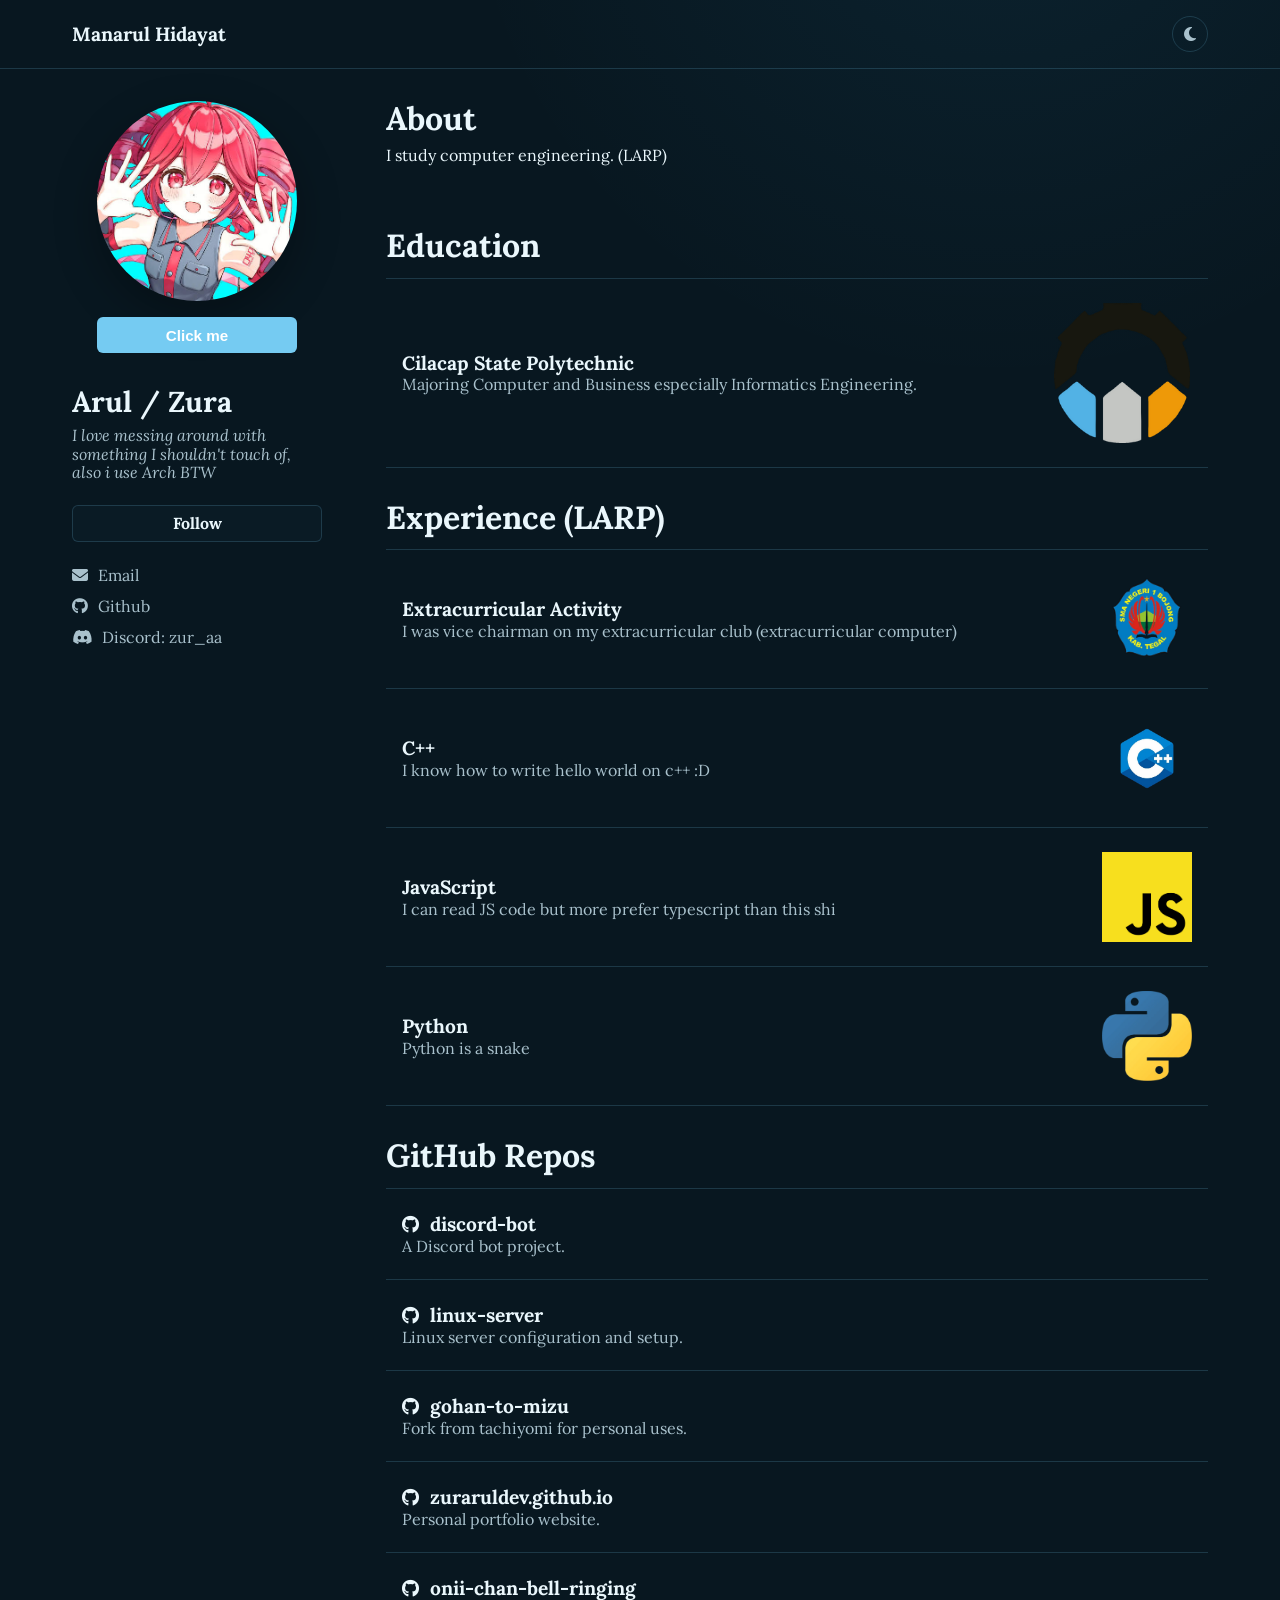
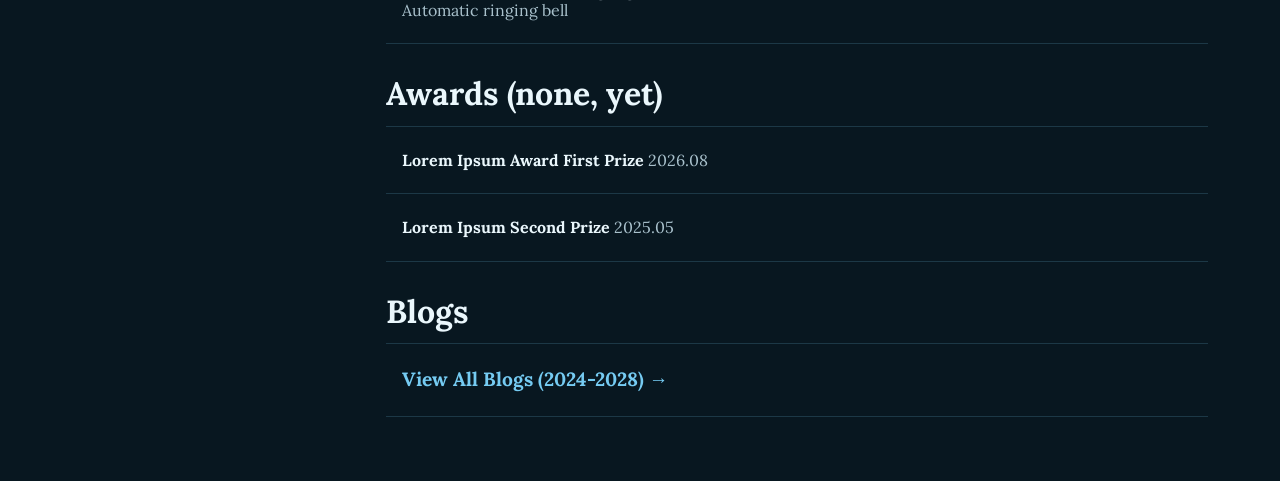
<file: index.html>
<!DOCTYPE html>
<html lang="en" data-theme="dark">
<head>
    <meta charset="UTF-8">
    <meta name="viewport" content="width=device-width, initial-scale=1.0">
    <title>Arul Zura</title>
    <link rel="preconnect" href="https://fonts.googleapis.com">
    <link rel="preconnect" href="https://fonts.gstatic.com" crossorigin>
    <link href="https://fonts.googleapis.com/css2?family=Lora:ital,wght@0,400;0,500;0,600;0,700;1,400&display=swap" rel="stylesheet">
    <link rel="stylesheet" href="style.css?v=3">
    <!-- FontAwesome for icons -->
    <link rel="stylesheet" href="https://cdnjs.cloudflare.com/ajax/libs/font-awesome/6.4.0/css/all.min.css">
</head>
<body>
    <header class="top-nav">
        <div class="top-nav-content">
            <a href="/" class="nav-name">Manarul Hidayat</a>
            <button id="theme-toggle-btn" class="theme-toggle-btn" aria-label="Toggle theme">
                <i class="fa-solid fa-moon"></i>
            </button>
        </div>
    </header>

    <div class="container">
        <!-- Sidebar -->
        <aside class="sidebar">
            <div class="profile-container">
                <div class="gif-container" id="gifContainer"></div>
                <img src="images/profile_teto.jpg" alt="Portrait of Arul / Zura" class="avatar">
                <button class="click-me-btn" id="clickMeBtn">Click me</button>
            </div>
            <h1>Arul / Zura</h1>
            <p class="tagline">I love messing around with something I shouldn't touch of, also i use Arch BTW</p>
            
            <a href="https://www.instagram.com/manrlhdytt/" target="_blank" class="follow-btn">Follow</a>
            
            <ul class="social-links">
                <li><a href="mailto:manarulhdyt671@gmail.com"><i class="fa-solid fa-envelope"></i> Email</a></li>
                <li><a href="https://github.com/zuraruldev" target="_blank"><i class="fa-brands fa-github"></i> Github</a></li>
                <li><a href="#"><i class="fa-brands fa-discord"></i> Discord: zur_aa</a></li>
            </ul>
        </aside>

        <!-- Main Content -->
        <main class="content">
            <section id="about">
                <h2>About</h2>
                <p>I study computer engineering. (LARP)</p>
            </section>
            
            <section id="education">
                <h2>Education</h2>
                <a href="https://pnc.ac.id/tentang-kami-2/" target="_blank" class="item-link">
                    <div class="item">
                        <div class="item-text">
                            <h3>Cilacap State Polytechnic</h3>
                            <p>Majoring Computer and Business especially Informatics Engineering.</p>
                        </div>
                        <img src="images/cilacap_state_polytechnic.png" alt="Cilacap State Polytechnic" class="item-logo" id="poly-logo">
                    </div>
                </a>
            </section>
            
            <section id="experience">
                <h2>Experience (LARP)</h2>
                
                <div class="item-link">
                    <div class="item">
                        <div class="item-text">
                            <h3>Extracurricular Activity</h3>
                            <p>I was vice chairman on my extracurricular club (extracurricular computer)</p>
                        </div>
                        <img src="images/sman1bojong.png" alt="SMAN 1 Bojong" class="item-logo">
                    </div>
                </div>
                
                <div class="item-link">
                    <div class="item">
                        <div class="item-text">
                            <h3>C++</h3>
                            <p>I know how to write hello world on c++ :D</p>
                        </div>
                        <img src="images/cpp.png" alt="C++" class="item-logo">
                    </div>
                </div>
                
                <div class="item-link">
                    <div class="item">
                        <div class="item-text">
                            <h3>JavaScript</h3>
                            <p>I can read JS code but more prefer typescript than this shi</p>
                        </div>
                        <img src="images/javascript.png" alt="JavaScript" class="item-logo">
                    </div>
                </div>
                
                <div class="item-link">
                    <div class="item">
                        <div class="item-text">
                            <h3>Python</h3>
                            <p>Python is a snake</p>
                        </div>
                        <img src="images/pythonpng.png" alt="Python" class="item-logo">
                    </div>
                </div>
            </section>
            
            <section id="repos">
                <h2>GitHub Repos</h2>
                <a href="https://github.com/zuraruldev/discord-bot" target="_blank" class="item-link">
                    <div class="item">
                        <div class="item-text">
                            <h3><i class="fa-brands fa-github"></i> discord-bot</h3>
                            <p>A Discord bot project.</p>
                        </div>
                    </div>
                </a>
                <a href="https://github.com/zuraruldev/linux-server" target="_blank" class="item-link">
                    <div class="item">
                        <div class="item-text">
                            <h3><i class="fa-brands fa-github"></i> linux-server</h3>
                            <p>Linux server configuration and setup.</p>
                        </div>
                    </div>
                </a>
                <a href="https://github.com/zuraruldev/gohan-to-mizu" target="_blank" class="item-link">
                    <div class="item">
                        <div class="item-text">
                            <h3><i class="fa-brands fa-github"></i> gohan-to-mizu</h3>
                            <p>Fork from tachiyomi for personal uses.</p>
                        </div>
                    </div>
                </a>
                <a href="https://github.com/zuraruldev/zuraruldev.github.io" target="_blank" class="item-link">
                    <div class="item">
                        <div class="item-text">
                            <h3><i class="fa-brands fa-github"></i> zuraruldev.github.io</h3>
                            <p>Personal portfolio website.</p>
                        </div>
                    </div>
                </a>
                <a href="https://github.com/zuraruldev/onii-chan-bell-ringing" target="_blank" class="item-link">
                    <div class="item">
                        <div class="item-text">
                            <h3><i class="fa-brands fa-github"></i> onii-chan-bell-ringing</h3>
                            <p>Automatic ringing bell</p>
                        </div>
                    </div>
                </a>
            </section>
            
            <section id="awards">
                <h2>Awards (none, yet)</h2>
                <div class="item">
                    <div class="item-text">
                        <p><strong>Lorem Ipsum Award First Prize</strong> 2026.08</p>
                    </div>
                </div>
                <div class="item">
                    <div class="item-text">
                        <p><strong>Lorem Ipsum Second Prize</strong> 2025.05</p>
                    </div>
                </div>
            </section>

            <section id="blogs">
                <h2>Blogs</h2>
                <div class="item">
                    <div class="item-text">
                        <h3><a href="Blogs/index.html">View All Blogs (2024-2028) →</a></h3>
                    </div>
                </div>
            </section>
        </main>
    </div>
    
    <script src="script.js"></script>
</body>
</html>
</file>
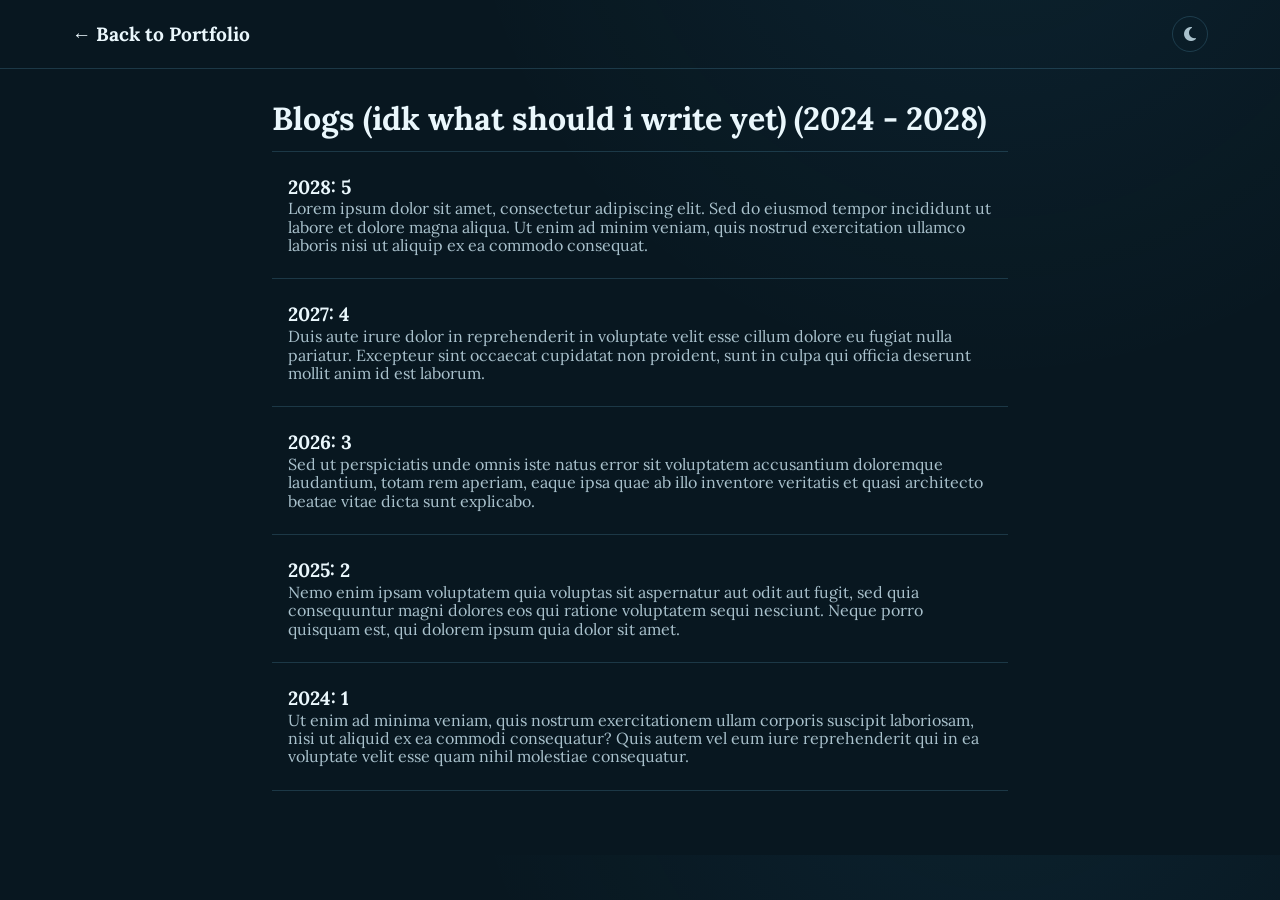
<file: Blogs/index.html>
<!DOCTYPE html>
<html lang="en" data-theme="dark">
<head>
    <meta charset="UTF-8">
    <meta name="viewport" content="width=device-width, initial-scale=1.0">
    <title>Blogs - Arul / Zura</title>
    <link rel="preconnect" href="https://fonts.googleapis.com">
    <link rel="preconnect" href="https://fonts.gstatic.com" crossorigin>
    <link href="https://fonts.googleapis.com/css2?family=Lora:ital,wght@0,400;0,500;0,600;0,700;1,400&display=swap" rel="stylesheet">
    <link rel="stylesheet" href="../style.css?v=3">
    <link rel="stylesheet" href="https://cdnjs.cloudflare.com/ajax/libs/font-awesome/6.4.0/css/all.min.css">
</head>
<body>
    <header class="top-nav">
        <div class="top-nav-content">
            <a href="../index.html" class="nav-name">← Back to Portfolio</a>
            <button id="theme-toggle-btn" class="theme-toggle-btn" aria-label="Toggle theme">
                <i class="fa-solid fa-moon"></i>
            </button>
        </div>
    </header>

    <div class="container" style="max-width: 800px;">
        <main class="content">
            <section id="blogs">
                <h2>Blogs (idk what should i write yet) (2024 - 2028)</h2>
                
                <div class="item">
                    <div class="item-text">
                        <h3>2028: 5</h3>
                        <p>Lorem ipsum dolor sit amet, consectetur adipiscing elit. Sed do eiusmod tempor incididunt ut labore et dolore magna aliqua. Ut enim ad minim veniam, quis nostrud exercitation ullamco laboris nisi ut aliquip ex ea commodo consequat.</p>
                    </div>
                </div>

                <hr>
                
                <div class="item">
                    <div class="item-text">
                        <h3>2027: 4</h3>
                        <p>Duis aute irure dolor in reprehenderit in voluptate velit esse cillum dolore eu fugiat nulla pariatur. Excepteur sint occaecat cupidatat non proident, sunt in culpa qui officia deserunt mollit anim id est laborum.</p>
                    </div>
                </div>

                <hr>

                <div class="item">
                    <div class="item-text">
                        <h3>2026: 3</h3>
                        <p>Sed ut perspiciatis unde omnis iste natus error sit voluptatem accusantium doloremque laudantium, totam rem aperiam, eaque ipsa quae ab illo inventore veritatis et quasi architecto beatae vitae dicta sunt explicabo.</p>
                    </div>
                </div>

                <hr>

                <div class="item">
                    <div class="item-text">
                        <h3>2025: 2</h3>
                        <p>Nemo enim ipsam voluptatem quia voluptas sit aspernatur aut odit aut fugit, sed quia consequuntur magni dolores eos qui ratione voluptatem sequi nesciunt. Neque porro quisquam est, qui dolorem ipsum quia dolor sit amet.</p>
                    </div>
                </div>

                <hr>

                <div class="item">
                    <div class="item-text">
                        <h3>2024: 1</h3>
                        <p>Ut enim ad minima veniam, quis nostrum exercitationem ullam corporis suscipit laboriosam, nisi ut aliquid ex ea commodi consequatur? Quis autem vel eum iure reprehenderit qui in ea voluptate velit esse quam nihil molestiae consequatur.</p>
                    </div>
                </div>
            </section>
        </main>
    </div>
    
    <script>
        document.addEventListener('DOMContentLoaded', () => {
            const toggleBtn = document.getElementById('theme-toggle-btn');
            const icon = toggleBtn.querySelector('i');
            const themes = ['dark', 'light', 'system'];

            const getEffectiveTheme = (theme) => {
                if (theme === 'system') {
                    return window.matchMedia('(prefers-color-scheme: dark)').matches ? 'dark' : 'light';
                }
                return theme;
            };

            const updateIcon = (theme) => {
                const effective = getEffectiveTheme(theme);
                icon.className = effective === 'dark' ? 'fa-solid fa-moon' : 'fa-solid fa-sun';
            };

            const applyTheme = (theme) => {
                document.documentElement.setAttribute('data-theme', getEffectiveTheme(theme));
                updateIcon(theme);
            };

            const savedTheme = localStorage.getItem('theme') || 'dark';
            applyTheme(savedTheme);

            toggleBtn.addEventListener('click', () => {
                const current = localStorage.getItem('theme') || 'dark';
                const effective = getEffectiveTheme(current);
                const next = effective === 'dark' ? 'light' : 'dark';
                localStorage.setItem('theme', next);
                applyTheme(next);
            });

            window.matchMedia('(prefers-color-scheme: dark)').addEventListener('change', () => {
                const current = localStorage.getItem('theme') || 'dark';
                if (current === 'system') {
                    applyTheme('system');
                }
            });
        });
    </script>
</body>
</html>
</file>
<file: style.css>
:root {
    --bg-color: #ffffff;
    --text-color: #1d1d1f;
    --text-muted: #6e6e73;
    --link-color: #0066cc;
    --border-color: #d2d2d7;
    --btn-bg: #f5f5f7;
    --btn-hover: #e8e8ed;
    --shadow: 0 4px 6px rgba(0, 0, 0, 0.05);
}

[data-theme="dark"] {
    --bg-color: #081720;
    --text-color: #eaf7fc;
    --text-muted: #a9c1cc;
    --link-color: #75cbf2;
    --border-color: rgba(117, 203, 242, 0.18);
    --btn-bg: rgba(13, 30, 40, 0.68);
    --btn-hover: rgba(13, 30, 40, 0.85);
    --shadow: 0 16px 44px rgba(0, 0, 0, 0.3);
}

* {
    box-sizing: border-box;
    margin: 0;
    padding: 0;
    transition: background-color 0.3s ease, color 0.3s ease, border-color 0.3s ease;
}

body {
    font-family: 'Lora', "Iowan Old Style", "Palatino Linotype", "Book Antiqua", Georgia, serif;
    background-color: var(--bg-color);
    color: var(--text-color);
    line-height: 1.15;
}

[data-theme="dark"] body {
    background-image: radial-gradient(circle at 78% -10rem, rgba(56, 189, 248, 0.07), transparent 34rem);
}

a {
    color: var(--link-color);
    text-decoration: none;
}

a:hover {
    text-decoration: underline;
}

hr {
    display: none;
}

.top-nav {
    border-bottom: 1px solid var(--border-color);
}

.top-nav-content {
    display: flex;
    justify-content: space-between;
    align-items: center;
    max-width: 1200px;
    margin: 0 auto;
    padding: 1rem 2rem;
}

.nav-name {
    font-weight: bold;
    font-size: 1.2rem;
    color: var(--text-color);
}

.nav-name:hover {
    text-decoration: none;
}

.container {
    max-width: 1200px;
    margin: 0 auto;
    padding: 2rem;
    display: flex;
    gap: 4rem;
}

/* Sidebar */
.sidebar {
    width: 250px;
    flex-shrink: 0;
    position: sticky;
    top: 2rem;
    height: max-content;
}

.theme-toggle-btn {
    background: none;
    border: 1px solid var(--border-color);
    border-radius: 50%;
    width: 36px;
    height: 36px;
    display: flex;
    align-items: center;
    justify-content: center;
    cursor: pointer;
    color: var(--text-muted);
    font-size: 1rem;
    transition: background-color 0.2s ease, color 0.2s ease, transform 0.2s ease;
}

.theme-toggle-btn:hover {
    background-color: var(--btn-bg);
    color: var(--text-color);
    transform: scale(1.1);
}

/* Profile Container */
.profile-container {
    position: relative;
    margin-bottom: 1rem;
    display: flex;
    flex-direction: column;
    align-items: center;
}

.gif-container {
    position: absolute;
    left: -120px;
    top: 50%;
    transform: translateY(-50%);
    width: 100px;
    height: 100px;
    opacity: 0;
    pointer-events: none;
    animation: slideInGif 0.5s ease-out forwards;
}

.gif-container img {
    width: 100%;
    height: 100%;
    object-fit: contain;
}

.gif-container.active {
    opacity: 1;
    pointer-events: auto;
    animation: slideInGif 0.5s ease-out;
}

.gif-container.inactive {
    animation: slideOutGif 0.5s ease-out forwards;
}

@keyframes slideInGif {
    from {
        opacity: 0;
        transform: translateY(-50%) translateX(20px);
    }
    to {
        opacity: 1;
        transform: translateY(-50%) translateX(0);
    }
}

@keyframes slideOutGif {
    from {
        opacity: 1;
        transform: translateY(-50%) translateX(0);
    }
    to {
        opacity: 0;
        transform: translateY(-50%) translateX(20px);
    }
}

.avatar {
    width: 200px;
    height: 200px;
    border-radius: 50%;
    object-fit: cover;
    margin-bottom: 1rem;
    box-shadow: var(--shadow);
    animation: fadeInAvatar 0.6s ease-out;
    transition: transform 0.3s ease;
    flex-shrink: 0;
}

.avatar:hover {
    transform: scale(1.05);
}

@keyframes fadeInAvatar {
    from {
        opacity: 0;
        transform: scale(0.95);
    }
    to {
        opacity: 1;
        transform: scale(1);
    }
}

.click-me-btn {
    display: block;
    width: 100%;
    max-width: 200px;
    padding: 0.6rem;
    background-color: var(--link-color);
    color: white;
    border: none;
    border-radius: 6px;
    cursor: pointer;
    font-weight: bold;
    font-size: 0.95rem;
    margin-bottom: 1rem;
    transition: transform 0.2s ease, box-shadow 0.2s ease;
    animation: popIn 0.5s cubic-bezier(0.68, -0.55, 0.265, 1.55);
}

.click-me-btn:hover {
    transform: scale(1.05);
    box-shadow: 0 6px 12px rgba(0, 102, 204, 0.3);
}

.click-me-btn:active {
    transform: scale(0.98);
}

@keyframes popIn {
    from {
        opacity: 0;
        transform: scale(0.5);
    }
    to {
        opacity: 1;
        transform: scale(1);
    }
}

h1 {
    font-size: 1.8rem;
    margin-bottom: 0.5rem;
    animation: fadeInText 0.6s ease-out 0.1s backwards;
}

@keyframes fadeInText {
    from {
        opacity: 0;
        transform: translateY(10px);
    }
    to {
        opacity: 1;
        transform: translateY(0);
    }
}

.tagline {
    color: var(--text-muted);
    margin-bottom: 1.5rem;
    font-style: italic;
    animation: fadeInText 0.6s ease-out 0.2s backwards;
}

.follow-btn {
    display: block;
    text-align: center;
    width: 100%;
    padding: 0.5rem;
    background-color: var(--btn-bg);
    color: var(--text-color);
    border: 1px solid var(--border-color);
    border-radius: 6px;
    cursor: pointer;
    font-weight: bold;
    margin-bottom: 1.5rem;
    animation: fadeInText 0.6s ease-out 0.3s backwards;
    transition: background-color 0.2s ease, transform 0.2s ease;
}

.follow-btn:hover {
    background-color: var(--btn-hover);
    transform: translateY(-2px);
}

.social-links {
    list-style: none;
    animation: fadeInText 0.6s ease-out 0.4s backwards;
}

.social-links li {
    margin-bottom: 0.8rem;
}

.social-links a {
    color: var(--text-muted);
    display: flex;
    align-items: center;
    gap: 10px;
    transition: transform 0.2s ease;
}

.social-links a:hover {
    color: var(--text-color);
    text-decoration: none;
    transform: translateX(5px);
}

/* Main Content */
.content {
    flex-grow: 1;
}

section {
    margin-bottom: 2rem;
    animation: fadeInSection 0.6s ease-out;
}

@keyframes fadeInSection {
    from {
        opacity: 0;
        transform: translateY(20px);
    }
    to {
        opacity: 1;
        transform: translateY(0);
    }
}

section h2 {
    font-size: 2rem;
    margin-bottom: 0;
    padding-bottom: 0.8rem;
    font-weight: 700;
    border-bottom: 1px solid var(--border-color);
}

#about h2 {
    border-bottom: none;
    padding-bottom: 0;
    margin-bottom: 0.5rem;
}

#about p {
    color: var(--text-color);
}

#about {
    margin-bottom: 4rem;
}

.item {
    display: flex;
    justify-content: space-between;
    align-items: center;
    gap: 4rem;
    padding: 1.5rem 1rem;
    border-bottom: 1px solid var(--border-color);
    transition: background-color 0.2s, transform 0.2s ease;
    cursor: default;
}

.item:hover {
    background-color: var(--btn-bg);
    transform: translateX(5px);
}

.item-link {
    color: inherit;
    text-decoration: none;
    display: block;
    cursor: default;
}

.item-link:hover {
    text-decoration: none;
}

.item-link .item {
    /* If item is inside link, let it still handle the border */
}

.item-text {
    padding: 0;
    flex-grow: 1;
}

.item-text h3 {
    font-size: 1.2rem;
    margin-bottom: 0.1rem;
}

.item-text p {
    color: var(--text-muted);
    margin-top: 0;
}

.item-logo {
    width: 90px;
    height: 90px;
    object-fit: contain;
    flex-shrink: 0;
    transition: transform 0.3s ease;
    animation: rotateIn 0.6s ease-out;
}

.item-logo:hover {
    transform: scale(1.1) rotate(5deg);
}

@keyframes rotateIn {
    from {
        opacity: 0;
        transform: rotate(-20deg) scale(0.8);
    }
    to {
        opacity: 1;
        transform: rotate(0) scale(1);
    }
}

#poly-logo {
    width: 140px;
    height: 140px;
}

#awards ul {
    list-style-position: inside;
    color: var(--text-muted);
}

#awards li {
    margin-bottom: 0.5rem;
}

#awards strong {
    color: var(--text-color);
}

#repos .item-link {
    cursor: pointer;
}

#repos .item-link .item {
    cursor: pointer;
}

#repos .item-text h3 i {
    margin-right: 0.4rem;
    font-size: 1.1rem;
}

/* Responsive */
@media (max-width: 768px) {
    .top-nav-content {
        padding: 1rem;
    }
    
    .container {
        flex-direction: column;
        gap: 2rem;
    }
    
    .sidebar {
        width: 100%;
        text-align: center;
        display: flex;
        flex-direction: column;
        align-items: center;
        position: relative;
        top: 0;
    }
    
    .profile-container {
        width: 100%;
    }
    
    .gif-container {
        position: static;
        transform: none;
        margin-bottom: 1rem;
        width: 100px;
        height: 100px;
    }
    
    .gif-container.inactive {
        display: none;
    }
    
    .social-links {
        display: flex;
        flex-wrap: wrap;
        justify-content: center;
        gap: 1.5rem;
    }
    
    .social-links li {
        margin-bottom: 0;
    }
    
    .item {
        gap: 1rem;
    }

    #repos .item-text h3 i {
        font-size: 1rem;
    }
}
</file>
